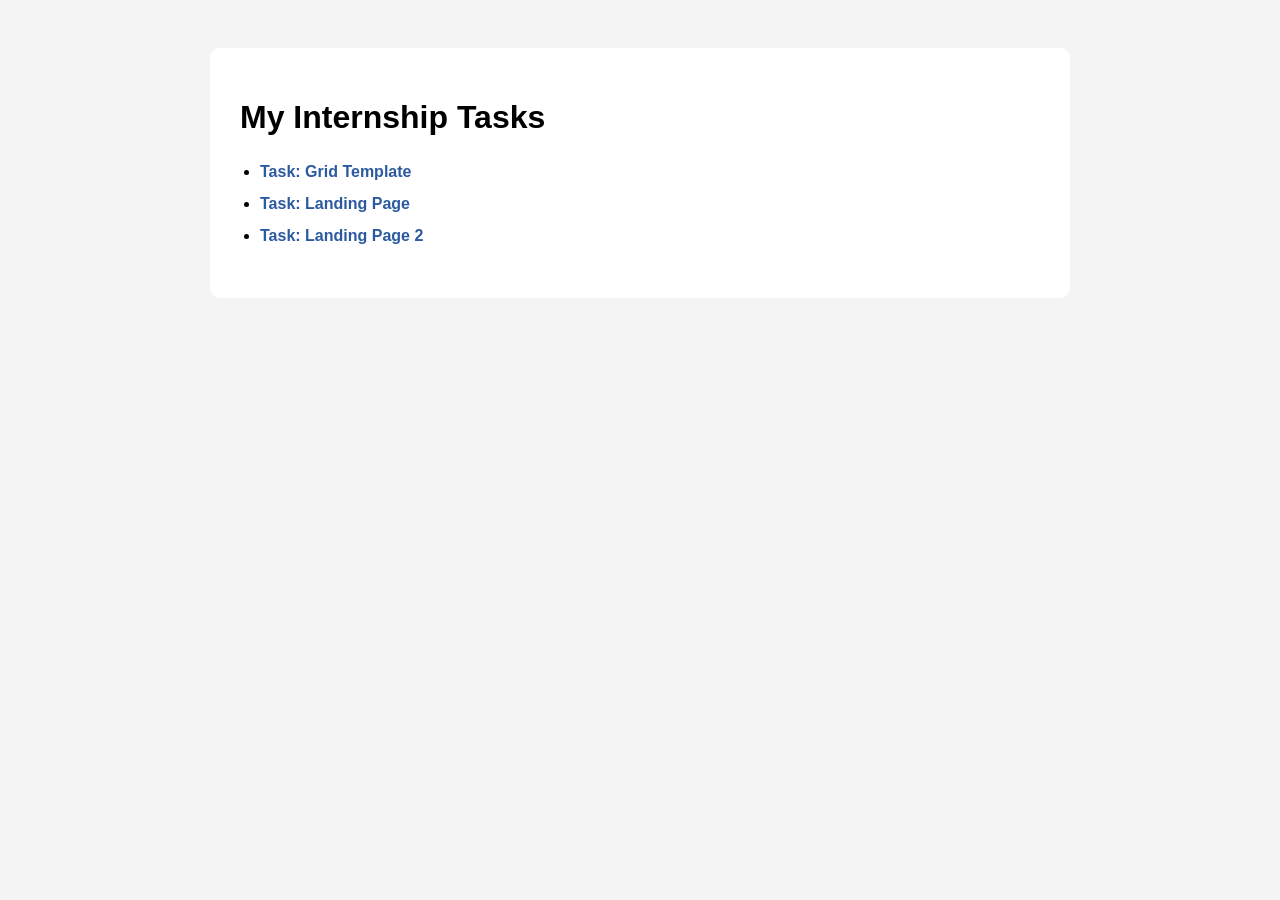
<file: index.html>
<!DOCTYPE html>
<html lang="en">
<head>
  <meta charset="UTF-8">
  <meta name="viewport" content="width=device-width, initial-scale=1.0">
  <title>Internship Tasks</title>
  <style>
    body {
      font-family: Arial, sans-serif;
      background: #f4f4f4;
      padding: 40px;
    }

    .container {
      max-width: 800px;
      margin: 0 auto;
      background: white;
      padding: 30px;
      border-radius: 10px;
    }

    h1 {
      margin-bottom: 20px;
    }

    ul {
      line-height: 2;
      padding-left: 20px;
    }

    a {
      text-decoration: none;
      color: #2c5aa0;
      font-weight: bold;
    }

    a:hover {
      text-decoration: underline;
    }
  </style>
</head>
<body>
  <div class="container">
    <h1>My Internship Tasks</h1>
    <ul>
      <li><a href="code/grid-template.html">Task: Grid Template</a></li>
      <li><a href="code/landing-page.html">Task: Landing Page</a></li>
      <li><a href="code/landing-page2.html">Task: Landing Page 2</a></li>
    </ul>
  </div>
</body>
</html>
</file>
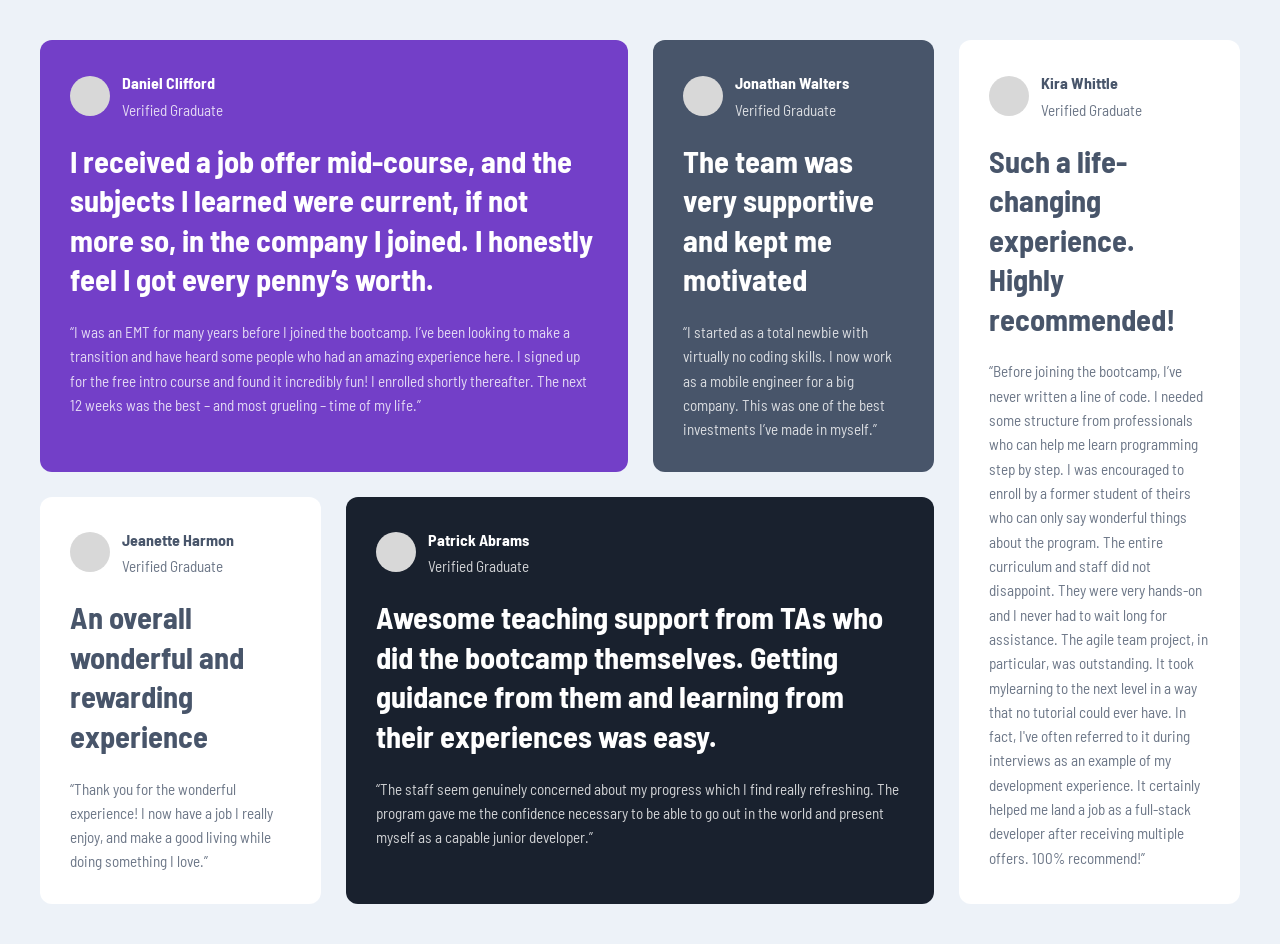
<file: grid-template.html>
<!--Project: Grid Template task from Google Classroom-->
<!--Name: Mehrin, Date: 04/21/2025-->

<!DOCTYPE html>
<html lang="en">
<head>
  <meta charset="UTF-8">
  <meta name="viewport" content="width=device-width, initial-scale=1.0">
  <title>Grid Template</title>
  <link rel="stylesheet" href="grid-template-style.css">
  <link href="https://fonts.googleapis.com/css2?family=Barlow+Semi+Condensed:wght@400;500;600&display=swap" rel="stylesheet">
</head>
<body>

  <main class="section">
    <div class="grid-container">

      <div class="card card1">
        <div class="profile">
          <div class="avatar"></div>
          <div>
            <h2>Daniel Clifford</h2>
            <p class="subtitle">Verified Graduate</p>
          </div>
        </div>

        <h3>
          I received a job offer mid-course, and the subjects I learned
          were current, if not more so, in the company I joined. I honestly
          feel I got every penny’s worth.
        </h3>

        <p>
          “I was an EMT for many years before I joined the bootcamp. I’ve been
          looking to make a transition and have heard some people who had an
          amazing experience here. I signed up for the free intro course and
          found it incredibly fun! I enrolled shortly thereafter. The next 12
          weeks was the best – and most grueling – time of my life.”
        </p>
      </div>

      <div class="card card2">
        <div class="profile">
          <div class="avatar"></div>
          <div>
            <h2>Jonathan Walters</h2>
            <p class="subtitle">Verified Graduate</p>
          </div>
        </div>

        <h3>
          The team was very supportive and kept me motivated
        </h3>

        <p>
          “I started as a total newbie with virtually no coding skills.
          I now work as a mobile engineer for a big company. This was one
          of the best investments I’ve made in myself.”
        </p>
      </div>

      <div class="card card3">
        <div class="profile">
          <div class="avatar"></div>
          <div>
            <h2>Kira Whittle</h2>
            <p class="subtitle">Verified Graduate</p>
          </div>
        </div>

        <h3>
          Such a life-changing experience. Highly recommended!
        </h3>

        <p>
          “Before joining the bootcamp, I’ve never written a line of code.
          I needed some structure from professionals who can help me learn
          programming step by step. I was encouraged to enroll by a former
          student of theirs who can only say wonderful things about the program.
          The entire curriculum and staff did not disappoint. They were very hands-on
          and I never had to wait long for assistance. The agile team project, in
          particular, was outstanding. It took mylearning to the next level in a way
          that no tutorial could ever have. In fact, I've often referred to it during
          interviews as an example of my development experience. It certainly helped me
          land a job as a full-stack developer after receiving multiple offers. 100%
          recommend!”
        </p>
      </div>

      <div class="card card4">
        <div class="profile">
          <div class="avatar"></div>
          <div>
            <h2>Jeanette Harmon</h2>
            <p class="subtitle">Verified Graduate</p>
          </div>
        </div>

        <h3>
          An overall wonderful and rewarding experience
        </h3>

        <p>
          “Thank you for the wonderful experience! I now have a job I really
          enjoy, and make a good living while doing something I love.”
        </p>
      </div>

      <div class="card card5">
        <div class="profile">
          <div class="avatar"></div>
          <div>
            <h2>Patrick Abrams</h2>
            <p class="subtitle">Verified Graduate</p>
          </div>
        </div>

        <h3>
          Awesome teaching support from TAs who did the bootcamp themselves.
          Getting guidance from them and learning from their experiences was easy.
        </h3>

        <p>
          “The staff seem genuinely concerned about my progress which I find
          really refreshing. The program gave me the confidence necessary to be
          able to go out in the world and present myself as a capable junior
          developer.”
        </p>
      </div>

    </div>
  </main>

</body>
</html>
</file>
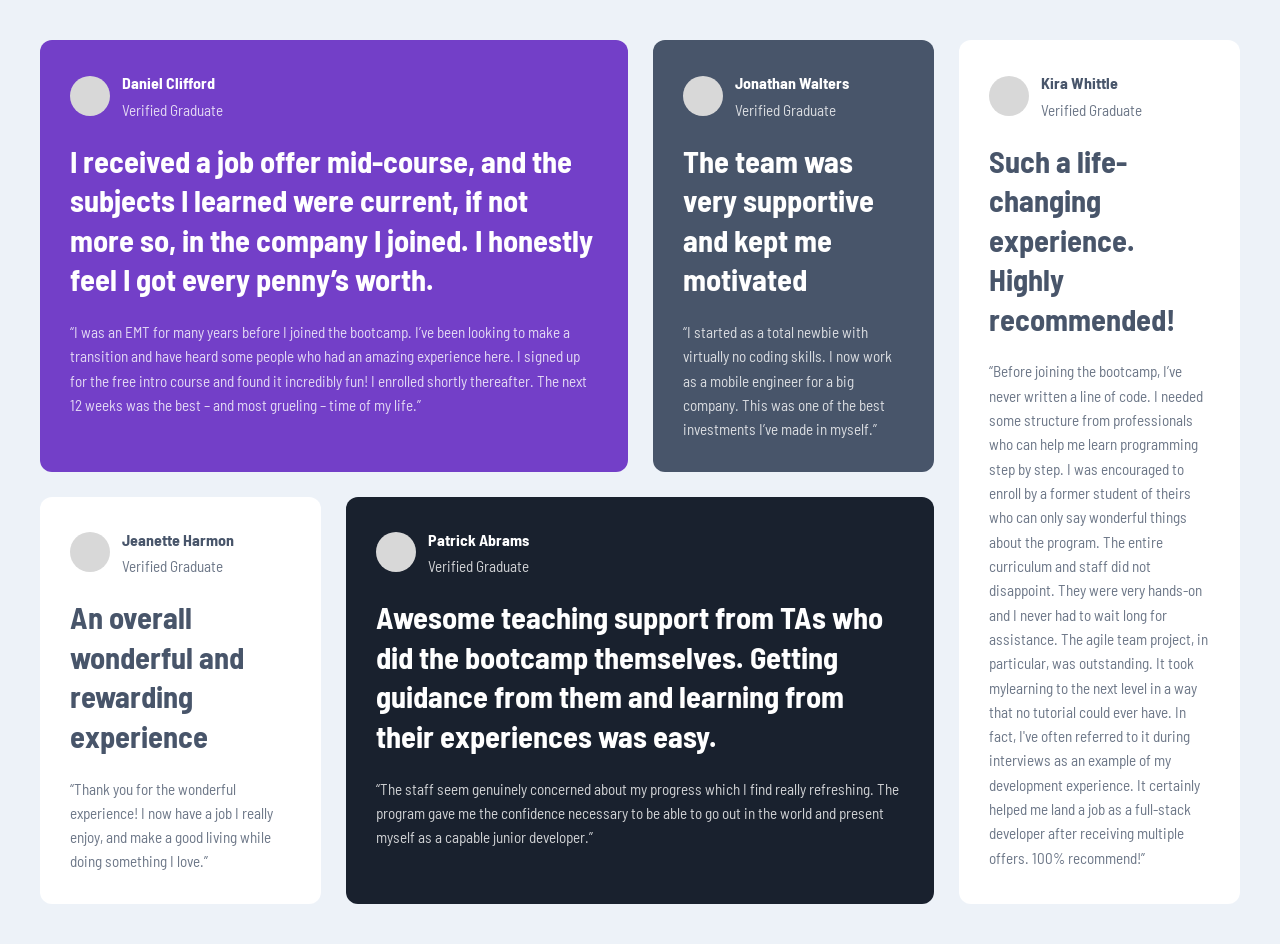
<file: code/grid-template.html>
<!--Project: Grid Template task from Google Classroom-->
<!--Name: Mehrin, Date: 04/21/2025-->

<!DOCTYPE html>
<html lang="en">
<head>
  <meta charset="UTF-8">
  <meta name="viewport" content="width=device-width, initial-scale=1.0">
  <title>Grid Template</title>
  <link rel="stylesheet" href="../style-sheets/grid-template-style.css">
  <link href="https://fonts.googleapis.com/css2?family=Barlow+Semi+Condensed:wght@400;500;600&display=swap" rel="stylesheet">
</head>
<body>

  <main class="section">
    <div class="grid-container">

      <div class="card card1">
        <div class="profile">
          <div class="avatar"></div>
          <div>
            <h2>Daniel Clifford</h2>
            <p class="subtitle">Verified Graduate</p>
          </div>
        </div>

        <h3>
          I received a job offer mid-course, and the subjects I learned
          were current, if not more so, in the company I joined. I honestly
          feel I got every penny’s worth.
        </h3>

        <p>
          “I was an EMT for many years before I joined the bootcamp. I’ve been
          looking to make a transition and have heard some people who had an
          amazing experience here. I signed up for the free intro course and
          found it incredibly fun! I enrolled shortly thereafter. The next 12
          weeks was the best – and most grueling – time of my life.”
        </p>
      </div>

      <div class="card card2">
        <div class="profile">
          <div class="avatar"></div>
          <div>
            <h2>Jonathan Walters</h2>
            <p class="subtitle">Verified Graduate</p>
          </div>
        </div>

        <h3>
          The team was very supportive and kept me motivated
        </h3>

        <p>
          “I started as a total newbie with virtually no coding skills.
          I now work as a mobile engineer for a big company. This was one
          of the best investments I’ve made in myself.”
        </p>
      </div>

      <div class="card card3">
        <div class="profile">
          <div class="avatar"></div>
          <div>
            <h2>Kira Whittle</h2>
            <p class="subtitle">Verified Graduate</p>
          </div>
        </div>

        <h3>
          Such a life-changing experience. Highly recommended!
        </h3>

        <p>
          “Before joining the bootcamp, I’ve never written a line of code.
          I needed some structure from professionals who can help me learn
          programming step by step. I was encouraged to enroll by a former
          student of theirs who can only say wonderful things about the program.
          The entire curriculum and staff did not disappoint. They were very hands-on
          and I never had to wait long for assistance. The agile team project, in
          particular, was outstanding. It took mylearning to the next level in a way
          that no tutorial could ever have. In fact, I've often referred to it during
          interviews as an example of my development experience. It certainly helped me
          land a job as a full-stack developer after receiving multiple offers. 100%
          recommend!”
        </p>
      </div>

      <div class="card card4">
        <div class="profile">
          <div class="avatar"></div>
          <div>
            <h2>Jeanette Harmon</h2>
            <p class="subtitle">Verified Graduate</p>
          </div>
        </div>

        <h3>
          An overall wonderful and rewarding experience
        </h3>

        <p>
          “Thank you for the wonderful experience! I now have a job I really
          enjoy, and make a good living while doing something I love.”
        </p>
      </div>

      <div class="card card5">
        <div class="profile">
          <div class="avatar"></div>
          <div>
            <h2>Patrick Abrams</h2>
            <p class="subtitle">Verified Graduate</p>
          </div>
        </div>

        <h3>
          Awesome teaching support from TAs who did the bootcamp themselves.
          Getting guidance from them and learning from their experiences was easy.
        </h3>

        <p>
          “The staff seem genuinely concerned about my progress which I find
          really refreshing. The program gave me the confidence necessary to be
          able to go out in the world and present myself as a capable junior
          developer.”
        </p>
      </div>

    </div>
  </main>

</body>
</html>
</file>
<file: grid-template-style.css>
/* Project: Grid Template task from Google Classroom */
/* Name: Mehrin, Date: 04/21/2025 */

* {
  margin: 0;
  padding: 0;
  box-sizing: border-box;
}

body {
  font-family: 'Barlow Semi Condensed', sans-serif;
  background-color: #edf2f8;
  padding: 40px;
}

.section {
  display: flex;
  justify-content: center;
}

.grid-container {
  max-width: 1200px;
  width: 100%;
  display: grid;
  grid-template-columns: repeat(4, 1fr);
  gap: 25px;

  grid-template-areas:
    "card1 card1 card2 card3"
    "card4 card5 card5 card3";
}

.card {
  border-radius: 12px;
  padding: 30px;
  line-height: 1.6;
}

.profile {
  display: flex;
  align-items: center;
  gap: 12px;
  margin-bottom: 20px;
}

.avatar {
  width: 40px;
  height: 40px;
  border-radius: 50%;
  background-color: #d8d8d8;
}

.card h2 {
  font-size: 1rem;
  margin-bottom: 2px;
}

.subtitle {
  font-size: 0.85rem;
  opacity: 0.7;
}

.card h3 {
  font-size: 1.9rem;
  margin-bottom: 20px;
  line-height: 1.3;
}

.card p {
  font-size: 0.95rem;
  opacity: 0.8;
}

/* Card placement */
.card1 {
  grid-area: card1;
  background-color: #733fc8;
  color: white;
}

.card2 {
  grid-area: card2;
  background-color: #48556a;
  color: white;
}

.card3 {
  grid-area: card3;
  background-color: white;
  color: #48556a;
}

.card4 {
  grid-area: card4;
  background-color: white;
  color: #48556a;
}

.card5 {
  grid-area: card5;
  background-color: #19212e;
  color: white;
}

/* Responsive */
@media (max-width: 900px) {
  .grid-container {
    grid-template-columns: 1fr;
    grid-template-areas:
      "card1"
      "card2"
      "card3"
      "card4"
      "card5";
  }
}
</file>
<file: style-sheets/grid-template-style.css>
/* Project: Grid Template task from Google Classroom */
/* Name: Mehrin, Date: 04/21/2025 */

* {
  margin: 0;
  padding: 0;
  box-sizing: border-box;
}

body {
  font-family: 'Barlow Semi Condensed', sans-serif;
  background-color: #edf2f8;
  padding: 40px;
}

.section {
  display: flex;
  justify-content: center;
}

.grid-container {
  max-width: 1200px;
  width: 100%;
  display: grid;
  grid-template-columns: repeat(4, 1fr);
  gap: 25px;

  grid-template-areas:
    "card1 card1 card2 card3"
    "card4 card5 card5 card3";
}

.card {
  border-radius: 12px;
  padding: 30px;
  line-height: 1.6;
}

.profile {
  display: flex;
  align-items: center;
  gap: 12px;
  margin-bottom: 20px;
}

.avatar {
  width: 40px;
  height: 40px;
  border-radius: 50%;
  background-color: #d8d8d8;
}

.card h2 {
  font-size: 1rem;
  margin-bottom: 2px;
}

.subtitle {
  font-size: 0.85rem;
  opacity: 0.7;
}

.card h3 {
  font-size: 1.9rem;
  margin-bottom: 20px;
  line-height: 1.3;
}

.card p {
  font-size: 0.95rem;
  opacity: 0.8;
}

/* Card placement */
.card1 {
  grid-area: card1;
  background-color: #733fc8;
  color: white;
}

.card2 {
  grid-area: card2;
  background-color: #48556a;
  color: white;
}

.card3 {
  grid-area: card3;
  background-color: white;
  color: #48556a;
}

.card4 {
  grid-area: card4;
  background-color: white;
  color: #48556a;
}

.card5 {
  grid-area: card5;
  background-color: #19212e;
  color: white;
}

/* Responsive */
@media (max-width: 900px) {
  .grid-container {
    grid-template-columns: 1fr;
    grid-template-areas:
      "card1"
      "card2"
      "card3"
      "card4"
      "card5";
  }
}
</file>
